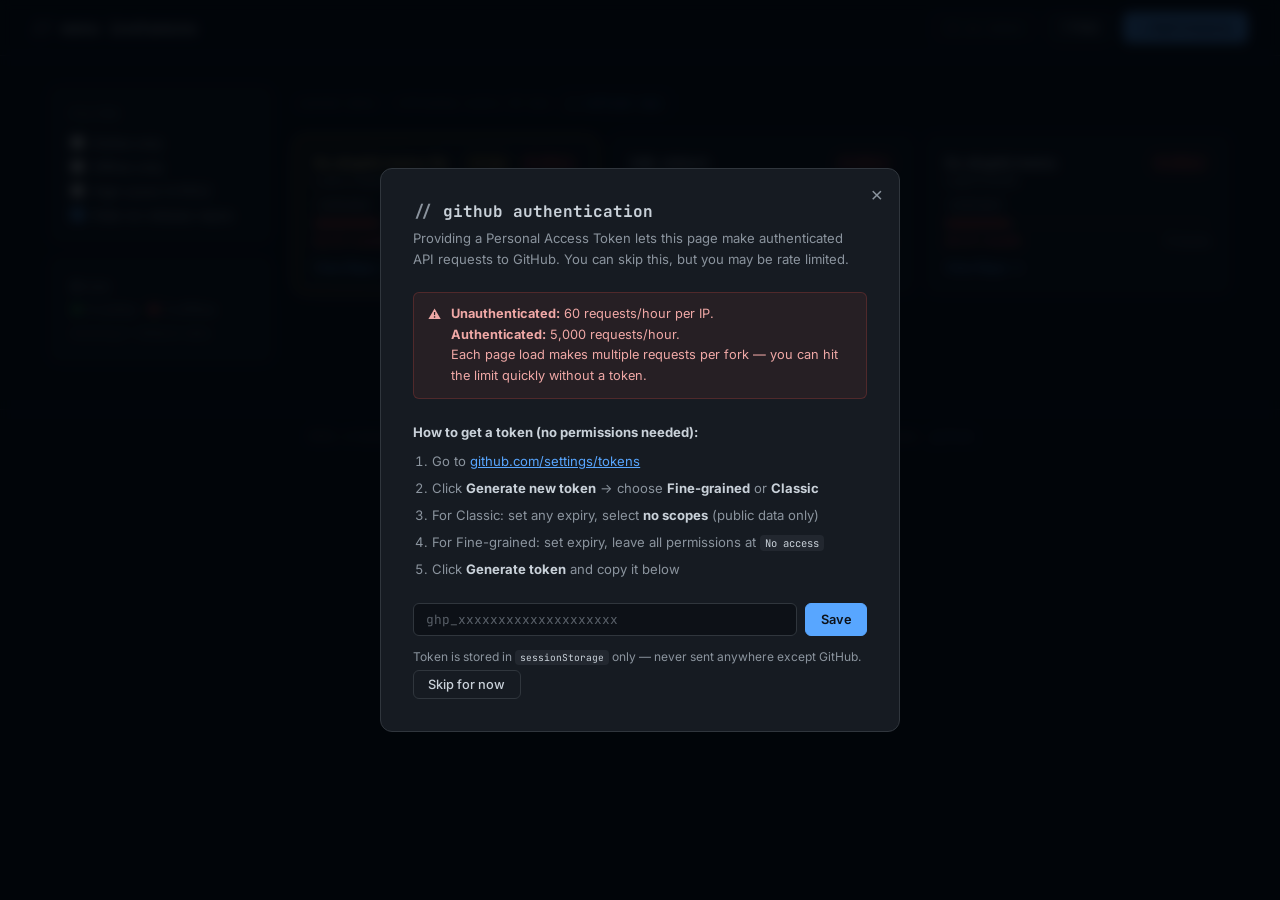
<file: instances/index.html>
<!--

TO THOSE THAT WILL SEND THREATS OVER THIS COMMIT:
I am aware that I quit. This site is maintained by GitHub and the community, and this solely exists to be a clean UI for getting the latest LTS fork for ii's Stupid Menu.
I have no more affiliation or commitment to work on the game. This website and page will not be posted or blasted anywhere, and will be shared socially between people.

It is no longer my choice whether this menu lives or dies. Its life is in the hands of the community. If you want it to thrive, fork it. If you don't, let it die.

-->

<!--

PRIVACY DISCLAIMER
This site may request your GitHub PAT token. Please note that this token is stored in sessionStorage and is only used to authenticate requests to GitHub's API. 
It is never sent to any third party or stored in cookies. You can revoke the token at any time from your GitHub settings. 
Providing a token allows for higher rate limits when fetching data, but it is not required to use the site.

-->

<!DOCTYPE html>
<html lang="en">
<head>
    <meta charset="UTF-8">
    <meta name="viewport" content="width=device-width, initial-scale=1.0">
    <title>..menu instances..</title>
    <link rel="icon" type="image/x-icon" href="/assets/favicon.ico">

    <meta content="menu instances" property="og:title"/>
    <meta content="community instances of ii's Stupid Menu" property="og:description"/>
    <meta content="https://crimsoncauldron.dev/assets/kitty.png" property="og:image"/>
    <meta content="#0d1117" data-react-helmet="true" name="theme-color"/>

    <style>
        @import url('https://fonts.googleapis.com/css2?family=JetBrains+Mono:wght@400;600;700&family=Inter:wght@400;500;600&display=swap');

        :root {
            --bg: #0d1117;
            --card-bg: #161b22;
            --border: #30363d;
            --text: #c9d1d9;
            --muted: #8b949e;
            --accent: #58a6ff;
            --online: #3fb950;
            --offline: #f85149;
            --header-h: 56px;
        }

        *, *::before, *::after { box-sizing: border-box; margin: 0; padding: 0; }

        body {
            font-family: 'Inter', sans-serif;
            background: var(--bg);
            color: var(--text);
            min-height: 100vh;
        }

        /* ── HEADER ── */
        header {
            position: sticky;
            top: 0;
            z-index: 100;
            height: var(--header-h);
            background: rgba(13,17,23,0.9);
            backdrop-filter: blur(12px);
            border-bottom: 1px solid var(--border);
            display: flex;
            align-items: center;
            justify-content: space-between;
            padding: 0 2rem;
        }

        .logo {
            font-family: 'JetBrains Mono', monospace;
            font-size: 1.05rem;
            font-weight: 700;
            color: var(--text);
            letter-spacing: -0.02em;
        }
        .logo span { color: var(--muted); }

        .header-actions { display: flex; gap: 0.6rem; }

        .btn {
            font-family: 'Inter', sans-serif;
            font-size: 0.8rem;
            font-weight: 500;
            padding: 0.38rem 0.9rem;
            border-radius: 6px;
            cursor: pointer;
            border: 1px solid var(--border);
            background: var(--card-bg);
            color: var(--text);
            text-decoration: none;
            display: inline-flex;
            align-items: center;
            gap: 0.4rem;
            transition: border-color 0.15s, background 0.15s, color 0.15s;
        }
        .btn:hover { border-color: var(--accent); color: var(--accent); background: rgba(88,166,255,0.06); }
        .btn-primary { background: var(--accent); color: #0d1117; border-color: var(--accent); font-weight: 600; }
        .btn-primary:hover { background: #79b8ff; border-color: #79b8ff; color: #0d1117; }

        /* ── LAYOUT ── */
        .container {
            display: flex;
            width: 92%;
            max-width: 1280px;
            margin: 2rem auto;
            gap: 1.5rem;
            align-items: flex-start;
        }

        /* ── SIDEBAR ── */
        .sidebar { width: 220px; flex-shrink: 0; display: flex; flex-direction: column; gap: 1rem; }

        .filter-group {
            background: var(--card-bg);
            padding: 1.1rem 1.2rem;
            border-radius: 8px;
            border: 1px solid var(--border);
        }
        .filter-title {
            font-family: 'JetBrains Mono', monospace;
            font-size: 0.7rem;
            text-transform: uppercase;
            letter-spacing: 0.08em;
            color: var(--muted);
            margin-bottom: 0.9rem;
        }
        .checkbox-container { display: flex; flex-direction: column; gap: 8px; }
        .checkbox-container label {
            display: flex;
            align-items: center;
            gap: 8px;
            font-size: 0.82rem;
            cursor: pointer;
            color: var(--text);
            transition: color 0.15s;
        }
        .checkbox-container label:hover { color: var(--accent); }
        input[type="checkbox"] { accent-color: var(--accent); }

        .stats-box {
            background: var(--card-bg);
            padding: 1rem 1.2rem;
            border-radius: 8px;
            border: 1px solid var(--border);
            font-size: 0.8rem;
            color: var(--muted);
            line-height: 1.8;
        }
        .stats-box strong { color: var(--text); }

        /* ── MAIN GRID ── */
        .main-content {
            flex-grow: 1;
            display: grid;
            grid-template-columns: repeat(auto-fill, minmax(290px, 1fr));
            gap: 0.85rem;
            align-content: start;
        }

        /* ── CARDS ── */
        .card {
            background: var(--card-bg);
            border: 1px solid var(--border);
            border-radius: 8px;
            padding: 1rem 1.1rem;
            display: flex;
            flex-direction: column;
            gap: 0.5rem;
            transition: border-color 0.2s, transform 0.2s, box-shadow 0.2s;
            animation: fadeIn 0.3s ease both;
        }
        .card:hover { border-color: #484f58; transform: translateY(-1px); }

        /* ── TOP CARD ── */
        .card.top-instance {
            border-color: #e3b341;
            background: linear-gradient(135deg, rgba(227,179,65,0.08) 0%, var(--card-bg) 60%);
            box-shadow: 0 0 0 1px rgba(227,179,65,0.25), 0 4px 24px rgba(227,179,65,0.08);
        }
        .card.top-instance:hover {
            border-color: #f0c84a;
            transform: translateY(-2px);
            box-shadow: 0 0 0 1px rgba(227,179,65,0.4), 0 8px 32px rgba(227,179,65,0.14);
        }
        .card.top-instance .card-name { color: #f0d080; }
        .top-badge {
            display: inline-flex;
            align-items: center;
            gap: 4px;
            font-size: 0.68rem;
            font-weight: 700;
            color: #e3b341;
            background: rgba(227,179,65,0.12);
            border: 1px solid rgba(227,179,65,0.3);
            padding: 2px 7px;
            border-radius: 20px;
            letter-spacing: 0.03em;
        }

        @keyframes fadeIn {
            from { opacity: 0; transform: translateY(6px); }
            to   { opacity: 1; transform: translateY(0); }
        }

        .card-header { display: flex; justify-content: space-between; align-items: flex-start; gap: 0.5rem; }
        .card-name { font-weight: 600; font-size: 0.95rem; word-break: break-all; }
        .card-owner { font-size: 0.75rem; color: var(--muted); margin-top: 1px; }

        .card-header-right { display: flex; gap: 0.4rem; align-items: center; flex-shrink: 0; }

        .status-pill {
            display: inline-flex;
            align-items: center;
            gap: 4px;
            font-size: 0.68rem;
            font-weight: 600;
            padding: 2px 7px;
            border-radius: 20px;
            white-space: nowrap;
            flex-shrink: 0;
        }
        .status-dot { height: 6px; width: 6px; border-radius: 50%; }
        .pill-online  { background: rgba(63,185,80,0.12);  color: var(--online);  border: 1px solid rgba(63,185,80,0.25);  }
        .pill-offline { background: rgba(248,81,73,0.12);  color: var(--offline); border: 1px solid rgba(248,81,73,0.25);  }
        .dot-online   { background: var(--online); }
        .dot-offline  { background: var(--offline); }

        .card-version {
            font-family: 'JetBrains Mono', monospace;
            font-size: 0.72rem;
            color: var(--muted);
            background: rgba(139,148,158,0.1);
            display: inline-block;
            padding: 1px 6px;
            border-radius: 4px;
            width: fit-content;
        }

        .score-bar { height: 5px; background: #21262d; border-radius: 4px; overflow: hidden; }
        .score-fill { height: 100%; border-radius: 4px; transition: width 0.7s cubic-bezier(.4,0,.2,1); }

        .card-meta { display: flex; justify-content: space-between; align-items: center; font-size: 0.74rem; color: var(--muted); }

        .card-footer { display: flex; gap: 0.7rem; margin-top: 0.3rem; flex-wrap: wrap; align-items: center; }
        .card-footer a { color: var(--accent); text-decoration: none; font-size: 0.79rem; font-weight: 500; }
        .card-footer a:hover { text-decoration: underline; }

        .stars-badge {
            display: inline-flex;
            align-items: center;
            gap: 3px;
            font-size: 0.74rem;
            color: var(--muted);
        }

        /* ── CACHE NOTICE ── */
        .cache-notice {
            grid-column: 1 / -1;
            font-size: 0.73rem;
            color: var(--muted);
            font-family: 'JetBrains Mono', monospace;
            padding: 0.4rem 0.2rem 0.6rem;
            display: flex;
            align-items: center;
            gap: 0.6rem;
        }
        .cache-notice span { opacity: 0.6; }
        .cache-notice button {
            background: none;
            border: 1px solid var(--border);
            color: var(--accent);
            font-family: 'JetBrains Mono', monospace;
            font-size: 0.7rem;
            padding: 1px 8px;
            border-radius: 4px;
            cursor: pointer;
            transition: border-color 0.15s;
        }
        .cache-notice button:hover { border-color: var(--accent); }

        /* ── FAQ PAGE (overlay) ── */
        .faq-overlay {
            display: none;
            position: fixed;
            inset: 0;
            z-index: 200;
            background: rgba(1,4,9,0.85);
            backdrop-filter: blur(4px);
            justify-content: center;
            align-items: flex-start;
            padding: 4rem 1rem 2rem;
            overflow-y: auto;
        }
        .faq-overlay.open { display: flex; }

        .faq-panel {
            background: var(--card-bg);
            border: 1px solid var(--border);
            border-radius: 12px;
            width: 100%;
            max-width: 660px;
            padding: 2rem;
            position: relative;
            animation: slideUp 0.25s ease;
        }
        @keyframes slideUp {
            from { opacity: 0; transform: translateY(20px); }
            to   { opacity: 1; transform: translateY(0); }
        }

        .faq-close {
            position: absolute;
            top: 1.1rem;
            right: 1.1rem;
            background: none;
            border: none;
            color: var(--muted);
            font-size: 1.3rem;
            cursor: pointer;
            line-height: 1;
            transition: color 0.15s;
        }
        .faq-close:hover { color: var(--text); }

        .faq-title {
            font-family: 'JetBrains Mono', monospace;
            font-size: 1rem;
            font-weight: 700;
            margin-bottom: 1.5rem;
            color: var(--text);
        }
        .faq-title span { color: var(--muted); }

        .faq-item { border-top: 1px solid var(--border); }
        .faq-item:last-child { border-bottom: 1px solid var(--border); }

        .faq-item summary {
            font-weight: 600;
            font-size: 0.9rem;
            padding: 1rem 0;
            cursor: pointer;
            list-style: none;
            display: flex;
            justify-content: space-between;
            align-items: center;
            user-select: none;
            transition: color 0.15s;
        }
        .faq-item summary:hover { color: var(--accent); }
        .faq-item summary::after {
            content: '+';
            font-size: 1.1rem;
            color: var(--muted);
            transition: transform 0.2s;
            flex-shrink: 0;
        }
        .faq-item[open] > summary::after { content: '−'; }

        .faq-body {
            font-size: 0.85rem;
            color: var(--muted);
            line-height: 1.75;
            padding-bottom: 1rem;
        }
        .faq-body a { color: var(--accent); }
        .faq-body a:hover { text-decoration: underline; }
        .faq-body ol { padding-left: 1.2rem; display: flex; flex-direction: column; gap: 0.4rem; }
        code {
            font-family: 'JetBrains Mono', monospace;
            font-size: 0.8em;
            background: rgba(139,148,158,0.1);
            padding: 1px 5px;
            border-radius: 4px;
            color: var(--text);
        }

        /* ── LOADING/EMPTY STATES ── */
        .state-msg {
            grid-column: 1 / -1;
            color: var(--muted);
            font-family: 'JetBrains Mono', monospace;
            font-size: 0.85rem;
            padding: 2rem;
        }

        .loading-dots::after {
            content: '.';
            animation: dots 1.2s steps(3, end) infinite;
        }
        @keyframes dots {
            0%   { content: '.'; }
            33%  { content: '..'; }
            66%  { content: '...'; }
            100% { content: '.'; }
        }

        /* ── AUTH POPUP ── */
        .auth-overlay {
            display: none;
            position: fixed;
            inset: 0;
            z-index: 300;
            background: rgba(1,4,9,0.88);
            backdrop-filter: blur(6px);
            justify-content: center;
            align-items: center;
            padding: 1rem;
        }
        .auth-overlay.open { display: flex; }

        .auth-panel {
            background: var(--card-bg);
            border: 1px solid var(--border);
            border-radius: 12px;
            width: 100%;
            max-width: 520px;
            padding: 2rem;
            position: relative;
            animation: slideUp 0.25s ease;
        }

        .auth-close {
            position: absolute;
            top: 1rem; right: 1rem;
            background: none; border: none;
            color: var(--muted); font-size: 1.3rem;
            cursor: pointer; line-height: 1;
            transition: color 0.15s;
        }
        .auth-close:hover { color: var(--text); }

        .auth-title {
            font-family: 'JetBrains Mono', monospace;
            font-size: 1rem; font-weight: 700;
            margin-bottom: 0.4rem;
        }
        .auth-title span { color: var(--muted); }

        .auth-subtitle {
            font-size: 0.82rem;
            color: var(--muted);
            margin-bottom: 1.4rem;
            line-height: 1.6;
        }
        .auth-subtitle a { color: var(--accent); }

        .rate-box {
            background: rgba(248,81,73,0.07);
            border: 1px solid rgba(248,81,73,0.2);
            border-radius: 6px;
            padding: 0.7rem 0.9rem;
            font-size: 0.8rem;
            color: #f0a8a6;
            margin-bottom: 1.4rem;
            line-height: 1.6;
            display: flex;
            gap: 0.6rem;
            align-items: flex-start;
        }
        .rate-box-icon { flex-shrink: 0; margin-top: 1px; }

        .auth-steps {
            font-size: 0.82rem;
            color: var(--muted);
            margin-bottom: 1.4rem;
            line-height: 1.7;
        }
        .auth-steps ol { padding-left: 1.2rem; display: flex; flex-direction: column; gap: 0.3rem; }
        .auth-steps a { color: var(--accent); }
        .auth-steps code {
            font-family: 'JetBrains Mono', monospace;
            font-size: 0.8em;
            background: rgba(139,148,158,0.1);
            padding: 1px 5px;
            border-radius: 4px;
            color: var(--text);
        }

        .auth-input-row {
            display: flex;
            gap: 0.5rem;
            margin-bottom: 0.8rem;
        }
        .auth-input {
            flex: 1;
            font-family: 'JetBrains Mono', monospace;
            font-size: 0.8rem;
            background: #0d1117;
            border: 1px solid var(--border);
            border-radius: 6px;
            padding: 0.45rem 0.75rem;
            color: var(--text);
            outline: none;
            transition: border-color 0.15s;
        }
        .auth-input:focus { border-color: var(--accent); }
        .auth-input::placeholder { color: var(--muted); opacity: 0.6; }

        .auth-footer {
            display: flex;
            align-items: center;
            justify-content: space-between;
            font-size: 0.75rem;
            color: var(--muted);
            flex-wrap: wrap;
            gap: 0.4rem;
        }
        .auth-footer a { color: var(--accent); }

        .token-indicator {
            display: inline-flex;
            align-items: center;
            gap: 5px;
            font-size: 0.73rem;
            font-family: 'JetBrains Mono', monospace;
        }
        .token-indicator.set   { color: var(--online); }
        .token-indicator.unset { color: var(--muted); opacity: 0.6; }

        /* ── FOOTER ── */
        footer {
            border-top: 1px solid var(--border);
            margin-top: 3rem;
            padding: 1.2rem 2rem;
            text-align: center;
            font-family: 'JetBrains Mono', monospace;
            font-size: 0.7rem;
            color: var(--muted);
            opacity: 0.7;
        }
        footer a {
            color: var(--accent);
            text-decoration: none;
        }
        footer a:hover { text-decoration: underline; }

        /* ── RESPONSIVE ── */
        @media (max-width: 720px) {
            .container { flex-direction: column; width: 95%; }
            .sidebar { width: 100%; flex-direction: row; flex-wrap: wrap; gap: 0.7rem; }
            .filter-group, .stats-box { flex: 1 1 180px; }
        }
    </style>
</head>
<body>

<!-- AUTH POPUP -->
<div class="auth-overlay open" id="auth-overlay">
    <div class="auth-panel" role="dialog" aria-modal="true" aria-label="GitHub Authentication">
        <button class="auth-close" id="auth-close" aria-label="Close">×</button>
        <div class="auth-title"><span>//</span> github authentication</div>
        <p class="auth-subtitle">
            Providing a Personal Access Token lets this page make authenticated API requests to GitHub.
            You can skip this, but you may be rate limited.
        </p>

        <div class="rate-box">
            <span class="rate-box-icon">⚠</span>
            <span>
                <strong>Unauthenticated:</strong> 60 requests/hour per IP.<br>
                <strong>Authenticated:</strong> 5,000 requests/hour.<br>
                Each page load makes multiple requests per fork — you can hit the limit quickly without a token.
            </span>
        </div>

        <div class="auth-steps">
            <strong style="color:var(--text);display:block;margin-bottom:0.4rem;">How to get a token (no permissions needed):</strong>
            <ol>
                <li>Go to <a href="https://github.com/settings/tokens?type=beta" target="_blank" rel="noopener">github.com/settings/tokens</a></li>
                <li>Click <strong style="color:var(--text)">Generate new token</strong> → choose <strong style="color:var(--text)">Fine-grained</strong> or <strong style="color:var(--text)">Classic</strong></li>
                <li>For Classic: set any expiry, select <strong style="color:var(--text)">no scopes</strong> (public data only)</li>
                <li>For Fine-grained: set expiry, leave all permissions at <code>No access</code></li>
                <li>Click <strong style="color:var(--text)">Generate token</strong> and copy it below</li>
            </ol>
        </div>

        <div class="auth-input-row">
            <input class="auth-input" type="password" id="token-input" placeholder="ghp_xxxxxxxxxxxxxxxxxxxx" autocomplete="off" spellcheck="false" />
            <button class="btn btn-primary" id="token-save-btn">Save</button>
        </div>

        <div class="auth-footer">
            <span>Token is stored in <code>sessionStorage</code> only — never sent anywhere except GitHub.</span>
            <button class="btn" id="auth-skip-btn">Skip for now</button>
        </div>
    </div>
</div>

<header>
    <div class="logo"><span>//</span> menu instances</div>
    <div class="header-actions">
        <button class="btn token-indicator unset" id="token-btn" title="Configure GitHub token">⚿ no token</button>
        <button class="btn" id="faq-btn">? FAQ</button>
        <a class="btn btn-primary" href="https://github.com/iiDk-the-actual/crimsoncauldron.dev/compare" target="_blank" rel="noopener">+ Add Instance</a>
    </div>
</header>

<!-- FAQ OVERLAY -->
<div class="faq-overlay" id="faq-overlay">
    <div class="faq-panel" role="dialog" aria-modal="true" aria-label="FAQ">
        <button class="faq-close" id="faq-close" aria-label="Close FAQ">×</button>
        <div class="faq-title"><span>//</span> frequently asked questions</div>

        <details class="faq-item">
            <summary>What is an instance?</summary>
            <div class="faq-body">
                Due to the archival of <a href="https://github.com/iiDk-the-actual/iis.Stupid.Menu" target="_blank">ii's Stupid Menu</a>, it's hard to find reliable forks of said mod. This website serves as a host for the forks to communicate.<br><br>
                These forks are hosted and continued by other people, and I have no affiliation with the users or any post additions to the database.
            </div>
        </details>

        <details class="faq-item">
            <summary>How do I add my instance?</summary>
            <div class="faq-body">
                <ol>
                    <li>Make an account on <a href="https://github.com" target="_blank">GitHub</a>.</li>
                    <li>Make a fork of <a href="https://github.com/iiDk-the-actual/iis.Stupid.Menu/" target="_blank">ii's Stupid Menu</a>.</li>
                    <li>Maintain the repository, amass stars, and stay updated to get to the top of the list.</li>
                </ol>
            </div>
        </details>

        <details class="faq-item">
            <summary>Who is maintaining this site?</summary>
            <div class="faq-body">
                This site is not maintained. It shall update based on GitHub rankings and score. Results shown may be inaccurate, malicious, or outdated. Use your judgement when interacting with any of the listed repositories. Always check the code and be cautious when downloading or running software from the internet.
            </div>
        </details>
    </div>
</div>

<div class="container">
    <aside class="sidebar">
        <div class="filter-group">
            <div class="filter-title">Filter</div>
            <div class="checkbox-container">
                <label><input type="checkbox" id="filter-online">  Online only</label>
                <label><input type="checkbox" id="filter-offline"> Offline only</label>
                <label><input type="checkbox" id="filter-high-score"> High score (≥70%)</label>
                <label><input type="checkbox" id="filter-hide-no-release" checked> Hide no-release repos</label>
            </div>
        </div>
        <div class="stats-box" id="stats-box">
            loading<span class="loading-dots"></span>
        </div>
    </aside>

    <main class="main-content" id="instance-list">
        <p class="state-msg">Fetching forks<span class="loading-dots"></span></p>
    </main>
</div>

<footer>
    2026 crimsoncauldron. community source, i have no affiliation to any repositories shown. <a href="https://github.com/iiDk-the-actual/crimsoncauldron.dev" target="_blank" rel="noopener">github</a>
</footer>

<script>
    // ── CONFIG ────────────────────────────────────────────
    const FORKS_API         = "https://api.github.com/repos/iiDk-the-actual/iis.Stupid.Menu/forks?sort=stargazers&per_page=100";
    const FALLBACK_DATA_URL = "data.json";
    const ONE_MONTH_MS      = 30 * 24 * 60 * 60 * 1000;
    const CACHE_KEY         = "forks_cache";
    const CACHE_TTL_MS      = 15 * 60 * 1000; // 15 minutes
    const TOKEN_KEY         = "gh_token";

    // ── TOKEN STORAGE ─────────────────────────────────────
    function saveToken(tok) {
        try { sessionStorage.setItem(TOKEN_KEY, tok.trim()); } catch (_) {}
    }
    function loadToken() {
        try { return sessionStorage.getItem(TOKEN_KEY) || ''; } catch (_) { return ''; }
    }
    function clearToken() {
        try { sessionStorage.removeItem(TOKEN_KEY); } catch (_) {}
    }

    // ── AUTHENTICATED FETCH WRAPPER ───────────────────────
    function ghFetch(url) {
        const tok = loadToken();
        const headers = { 'Accept': 'application/vnd.github+json' };
        if (tok) headers['Authorization'] = `Bearer ${tok}`;
        return fetch(url, { headers });
    }

    function updateTokenIndicator() {
        const btn = document.getElementById('token-btn');
        if (!btn) return;
        const tok = loadToken();
        if (tok) {
            btn.textContent = '⚿ token set';
            btn.classList.add('set');
            btn.classList.remove('unset');
            btn.style.borderColor = 'rgba(63,185,80,0.4)';
            btn.style.color = 'var(--online)';
            closeAuthPopup();
        } else {
            btn.textContent = '⚿ no token';
            btn.classList.remove('set');
            btn.classList.add('unset');
            btn.style.borderColor = '';
            btn.style.color = '';
        }
    }

    // ── COOKIE / SESSION CACHE ────────────────────────────
    function saveCache(instances) {
        try {
            const payload = JSON.stringify({ ts: Date.now(), data: instances });
            sessionStorage.setItem(CACHE_KEY, payload);
            if (payload.length < 3584) {
                const exp = new Date(Date.now() + CACHE_TTL_MS).toUTCString();
                document.cookie = `${CACHE_KEY}=${encodeURIComponent(payload)}; expires=${exp}; path=/; SameSite=Strict`;
            }
        } catch (_) {}
    }

    function loadCache() {
        try {
            const raw = sessionStorage.getItem(CACHE_KEY);
            if (raw) {
                const p = JSON.parse(raw);
                if (Date.now() - p.ts < CACHE_TTL_MS) return { instances: p.data, source: "session" };
            }
        } catch (_) {}

        try {
            const match = document.cookie.split('; ').find(c => c.startsWith(CACHE_KEY + '='));
            if (match) {
                const p = JSON.parse(decodeURIComponent(match.split('=').slice(1).join('=')));
                if (Date.now() - p.ts < CACHE_TTL_MS) {
                    try { sessionStorage.setItem(CACHE_KEY, JSON.stringify(p)); } catch (_) {}
                    return { instances: p.data, source: "cookie" };
                }
            }
        } catch (_) {}

        return null;
    }

    function clearCache() {
        try { sessionStorage.removeItem(CACHE_KEY); } catch (_) {}
        document.cookie = `${CACHE_KEY}=; expires=Thu, 01 Jan 1970 00:00:00 UTC; path=/;`;
    }

    // ── SCORE HELPERS ─────────────────────────────────────
    function lerp(x1, x2, y1, y2, x) { return y1 + ((x - x1) * (y2 - y1)) / (x2 - x1); }

    function calculateScore(issues, updatedAt, hasRelease = true, stars = 0, maxStars = 0) {
        let base;
        if (issues === 0)        base = 100;
        else if (issues <= 10)   base = lerp(0, 10, 100, 50, issues);
        else if (issues <= 20)   base = lerp(10, 20, 50, 30, issues);
        else if (issues <= 30)   base = lerp(20, 30, 30, 10, issues);
        else if (issues <= 50)   base = lerp(30, 50, 10, 5, issues);
        else if (issues <= 100)  base = lerp(50, 100, 5, 1, issues);
        else base = 1;

        let recency = 1;
        if (updatedAt) {
            const daysSince = (Date.now() - new Date(updatedAt).getTime()) / 86400000;
            recency = daysSince >= 30 ? 0.5 : lerp(0, 30, 1, 0.5, daysSince);
        }

        const starMult = (maxStars > 0) ? lerp(0, maxStars, 0.5, 1.0, Math.min(stars, maxStars)) : 1;

        return Math.max(1, base * recency * starMult * (hasRelease ? 1 : 0.25));
    }

    function scoreColor(pct) {
        if (pct >= 70) return "#3fb950";
        if (pct >= 40) return "#d29922";
        return "#f85149";
    }

    // ── RUNTIME STATE ─────────────────────────────────────
    let cachedInstances = null;
    let cacheSource     = null;

    // ── FETCH A SINGLE REPO's DETAILS FROM GITHUB ────────
    // Returns a raw instance object (without score) for a given "owner/repo" string.
    async function fetchRepoDetails(fullName) {
        try {
            const [repoRes, relRes] = await Promise.all([
                ghFetch(`https://api.github.com/repos/${fullName}`),
                ghFetch(`https://api.github.com/repos/${fullName}/releases/latest`)
            ]);
            const r   = repoRes.ok  ? await repoRes.json()  : null;
            const rel = relRes.ok   ? await relRes.json()   : null;
            const version = (rel && (rel.tag_name || rel.name)) ? (rel.tag_name || rel.name) : "no release";
            return {
                fullName,
                name:      fullName.split('/')[1],
                owner:     fullName.split('/')[0],
                stars:     r ? (r.stargazers_count || 0) : 0,
                issues:    r ? (r.open_issues_count || 0) : 0,
                version,
                updatedAt: r ? r.pushed_at : null,
                online:    version !== "no release",
            };
        } catch (_) {
            return {
                fullName,
                name:      fullName.split('/')[1],
                owner:     fullName.split('/')[0],
                stars: 0, issues: 0, version: "unknown",
                updatedAt: null, online: false,
            };
        }
    }

    // ── DATA FETCH ────────────────────────────────────────
    async function fetchInstances(forceRefresh = false) {
        if (cachedInstances && !forceRefresh) { render(); return; }

        if (!forceRefresh) {
            const hit = loadCache();
            if (hit) {
                cachedInstances = hit.instances;
                cacheSource     = hit.source;
                render();
                return;
            }
        } else {
            clearCache();
            cachedInstances = null;
        }

        // ── Always load data.json manual additions ────────
        // These are fetched in parallel with the forks API and merged in,
        // deduplicating by full repository name (case-insensitive).
        let manualRepos = [];
        try {
            const dataRes = await fetch(FALLBACK_DATA_URL);
            if (dataRes.ok) {
                const list = await dataRes.json();
                // list is expected to be an array of { repository: "owner/repo" } objects
                manualRepos = list.map(item => String(item.repository).toLowerCase());
            }
        } catch (_) {
            // data.json missing or malformed — proceed without manual additions
        }

        // ── Live: GitHub forks API ────────────────────────
        let rawInstances = [];
        let usedFallback  = false;

        try {
            const forksRes = await ghFetch(FORKS_API);
            if (!forksRes.ok) throw new Error(`GitHub API ${forksRes.status}`);

            const forks  = await forksRes.json();
            const cutoff = Date.now() - ONE_MONTH_MS;
            const recent = forks.filter(f => new Date(f.pushed_at).getTime() >= cutoff);

            rawInstances = await Promise.all(recent.map(async fork => {
                let version = "no release";
                try {
                    const relRes = await ghFetch(`https://api.github.com/repos/${fork.full_name}/releases/latest`);
                    if (relRes.ok) {
                        const rel = await relRes.json();
                        version = rel.tag_name || rel.name || "no release";
                    }
                } catch (_) {}

                return {
                    fullName:  fork.full_name,
                    name:      fork.name,
                    owner:     fork.owner.login,
                    stars:     fork.stargazers_count,
                    issues:    fork.open_issues_count || 0,
                    version,
                    updatedAt: fork.pushed_at,
                    online:    version !== "no release",
                };
            }));

        } catch (_) {
            usedFallback = true;
        }

        // ── Merge manual repos from data.json ─────────────
        // Build a set of full names already present from the forks API.
        const presentNames = new Set(rawInstances.map(i => i.fullName.toLowerCase()));

        // Fetch details only for repos not already in the forks list.
        const missing = manualRepos.filter(r => !presentNames.has(r));
        if (missing.length > 0) {
            const manualInstances = await Promise.all(missing.map(fetchRepoDetails));
            rawInstances = [...rawInstances, ...manualInstances];
        }

        if (rawInstances.length === 0) {
            document.getElementById('instance-list').innerHTML =
                `<p class="state-msg">⚠ Could not load instance data.</p>`;
            return;
        }

        // ── Second pass: score with global star context ───
        const maxStars = Math.max(0, ...rawInstances.map(i => i.stars));
        const instances = rawInstances.map(inst => ({
            ...inst,
            score: calculateScore(inst.issues, inst.updatedAt, inst.online, inst.stars, maxStars),
        }));

        cachedInstances = instances;
        cacheSource     = usedFallback ? "fallback" : "live";
        saveCache(instances);

        render();
    }

    // ── RENDER ────────────────────────────────────────────
    function render() {
        const list     = document.getElementById('instance-list');
        const statsBox = document.getElementById('stats-box');
        if (!cachedInstances) return;

        const showOnline       = document.getElementById('filter-online').checked;
        const showOffline      = document.getElementById('filter-offline').checked;
        const showHighScore    = document.getElementById('filter-high-score').checked;
        const hideNoRelease    = document.getElementById('filter-hide-no-release').checked;

        const filtered = cachedInstances.filter(inst => {
            if (showOnline    && !inst.online)                          return false;
            if (showOffline   &&  inst.online)                          return false;
            if (showHighScore &&  inst.score < 70)                      return false;
            if (hideNoRelease &&  inst.version === "no release")        return false;
            return true;
        }).sort((a, b) => b.score - a.score);

        const onlineCount  = cachedInstances.filter(i => i.online).length;
        const offlineCount = cachedInstances.length - onlineCount;
        const sourceLabel  = cacheSource === 'session' ? ' · session cache'
                           : cacheSource === 'cookie'  ? ' · cookie cache'
                           : cacheSource === 'fallback' ? ' · fallback data' : '';

        statsBox.innerHTML = `
            <strong>${cachedInstances.length}</strong> total<br>
            <span style="color:var(--online)">●</span> ${onlineCount} online &nbsp;
            <span style="color:var(--offline)">●</span> ${offlineCount} offline<br>
            <span style="opacity:.6;font-size:.75rem;">showing ${filtered.length}${sourceLabel}</span>
        `;

        list.innerHTML = '';

        if (filtered.length === 0) {
            list.innerHTML = `<p class="state-msg">No instances match the current filters.</p>`;
            return;
        }

        if (cacheSource && cacheSource !== 'live') {
            const ttlMin = Math.ceil(CACHE_TTL_MS / 60000);
            const notice = document.createElement('div');
            notice.className = 'cache-notice';
            notice.innerHTML = `
                <span>cached data · refreshes every ${ttlMin} min</span>
                <button id="refresh-btn">↺ refresh now</button>
            `;
            list.appendChild(notice);
            notice.querySelector('#refresh-btn').addEventListener('click', () => {
                cachedInstances = null;
                list.innerHTML = `<p class="state-msg">Refreshing<span class="loading-dots"></span></p>`;
                fetchInstances(true);
            });
        }

        filtered.forEach((inst, i) => {
            const isTop     = i === 0;
            const scorePct  = inst.score.toFixed(1);
            const color     = scoreColor(inst.score);
            const daysAgo   = inst.updatedAt
                ? Math.floor((Date.now() - new Date(inst.updatedAt)) / 86400000)
                : null;
            const updatedStr = daysAgo !== null
                ? (daysAgo === 0 ? "updated today" : `updated ${daysAgo}d ago`)
                : "";

            const card = document.createElement('div');
            card.className = isTop ? 'card top-instance' : 'card';
            card.style.animationDelay = `${i * 30}ms`;
            card.innerHTML = `
                <div class="card-header">
                    <div>
                        <div class="card-name">${escHtml(inst.name)}</div>
                        <div class="card-owner">${escHtml(inst.owner)}</div>
                    </div>
                    <div class="card-header-right">
                        ${isTop ? `<span class="top-badge">★ top</span>` : ''}
                        <span class="status-pill ${inst.online ? 'pill-online' : 'pill-offline'}">
                            <span class="status-dot ${inst.online ? 'dot-online' : 'dot-offline'}"></span>
                            ${inst.online ? 'online' : 'offline'}
                        </span>
                    </div>
                </div>
                <div class="card-version">${escHtml(inst.version)}</div>
                <div class="score-bar">
                    <div class="score-fill" style="width:${scorePct}%; background:${color};"></div>
                </div>
                <div class="card-meta">
                    <span style="color:${color}; font-weight:600;">${scorePct}% health</span>
                    <span>${inst.issues} issues</span>
                </div>
                <div class="card-footer">
                    <a href="https://github.com/${escHtml(inst.fullName)}" target="_blank" rel="noopener">View Repo →</a>
                    ${inst.stars > 0 ? `<span class="stars-badge">★ ${inst.stars}</span>` : ''}
                    ${updatedStr ? `<span class="stars-badge">${updatedStr}</span>` : ''}
                </div>
            `;
            list.appendChild(card);
        });
    }

    function escHtml(str) {
        return String(str)
            .replace(/&/g,'&amp;').replace(/</g,'&lt;')
            .replace(/>/g,'&gt;').replace(/"/g,'&quot;');
    }

    // ── AUTH POPUP ───────────────────────────────────────
    const authOverlay = document.getElementById('auth-overlay');

    function openAuthPopup() {
        const existing = loadToken();
        if (existing) document.getElementById('token-input').value = existing;
        authOverlay.classList.add('open');
    }
    function closeAuthPopup() {
        authOverlay.classList.remove('open');
    }

    document.getElementById('auth-close').addEventListener('click', closeAuthPopup);
    document.getElementById('auth-skip-btn').addEventListener('click', closeAuthPopup);
    authOverlay.addEventListener('click', e => { if (e.target === authOverlay) closeAuthPopup(); });

    document.getElementById('token-save-btn').addEventListener('click', () => {
        const val = document.getElementById('token-input').value.trim();
        if (val) {
            saveToken(val);
            updateTokenIndicator();
            closeAuthPopup();
            clearCache();
            cachedInstances = null;
            document.getElementById('instance-list').innerHTML =
                `<p class="state-msg">Refreshing with token<span class="loading-dots"></span></p>`;
            fetchInstances();
        }
    });

    document.getElementById('token-input').addEventListener('keydown', e => {
        if (e.key === 'Enter') document.getElementById('token-save-btn').click();
    });

    document.getElementById('token-btn').addEventListener('click', openAuthPopup);

    // ── FAQ TOGGLE ────────────────────────────────────────
    const overlay = document.getElementById('faq-overlay');
    document.getElementById('faq-btn').addEventListener('click', () => overlay.classList.add('open'));
    document.getElementById('faq-close').addEventListener('click', () => overlay.classList.remove('open'));
    overlay.addEventListener('click', e => { if (e.target === overlay) overlay.classList.remove('open'); });
    document.addEventListener('keydown', e => { if (e.key === 'Escape') overlay.classList.remove('open'); });

    // ── FILTER LISTENERS ──────────────────────────────────
    document.querySelectorAll('input[type="checkbox"]').forEach(cb =>
        cb.addEventListener('change', render)
    );

    // ── INIT ──────────────────────────────────────────────
    updateTokenIndicator();
    if (!loadToken() && !loadCache()) {
        openAuthPopup();
    }
    fetchInstances();
</script>
</body>
</html>
</file>
